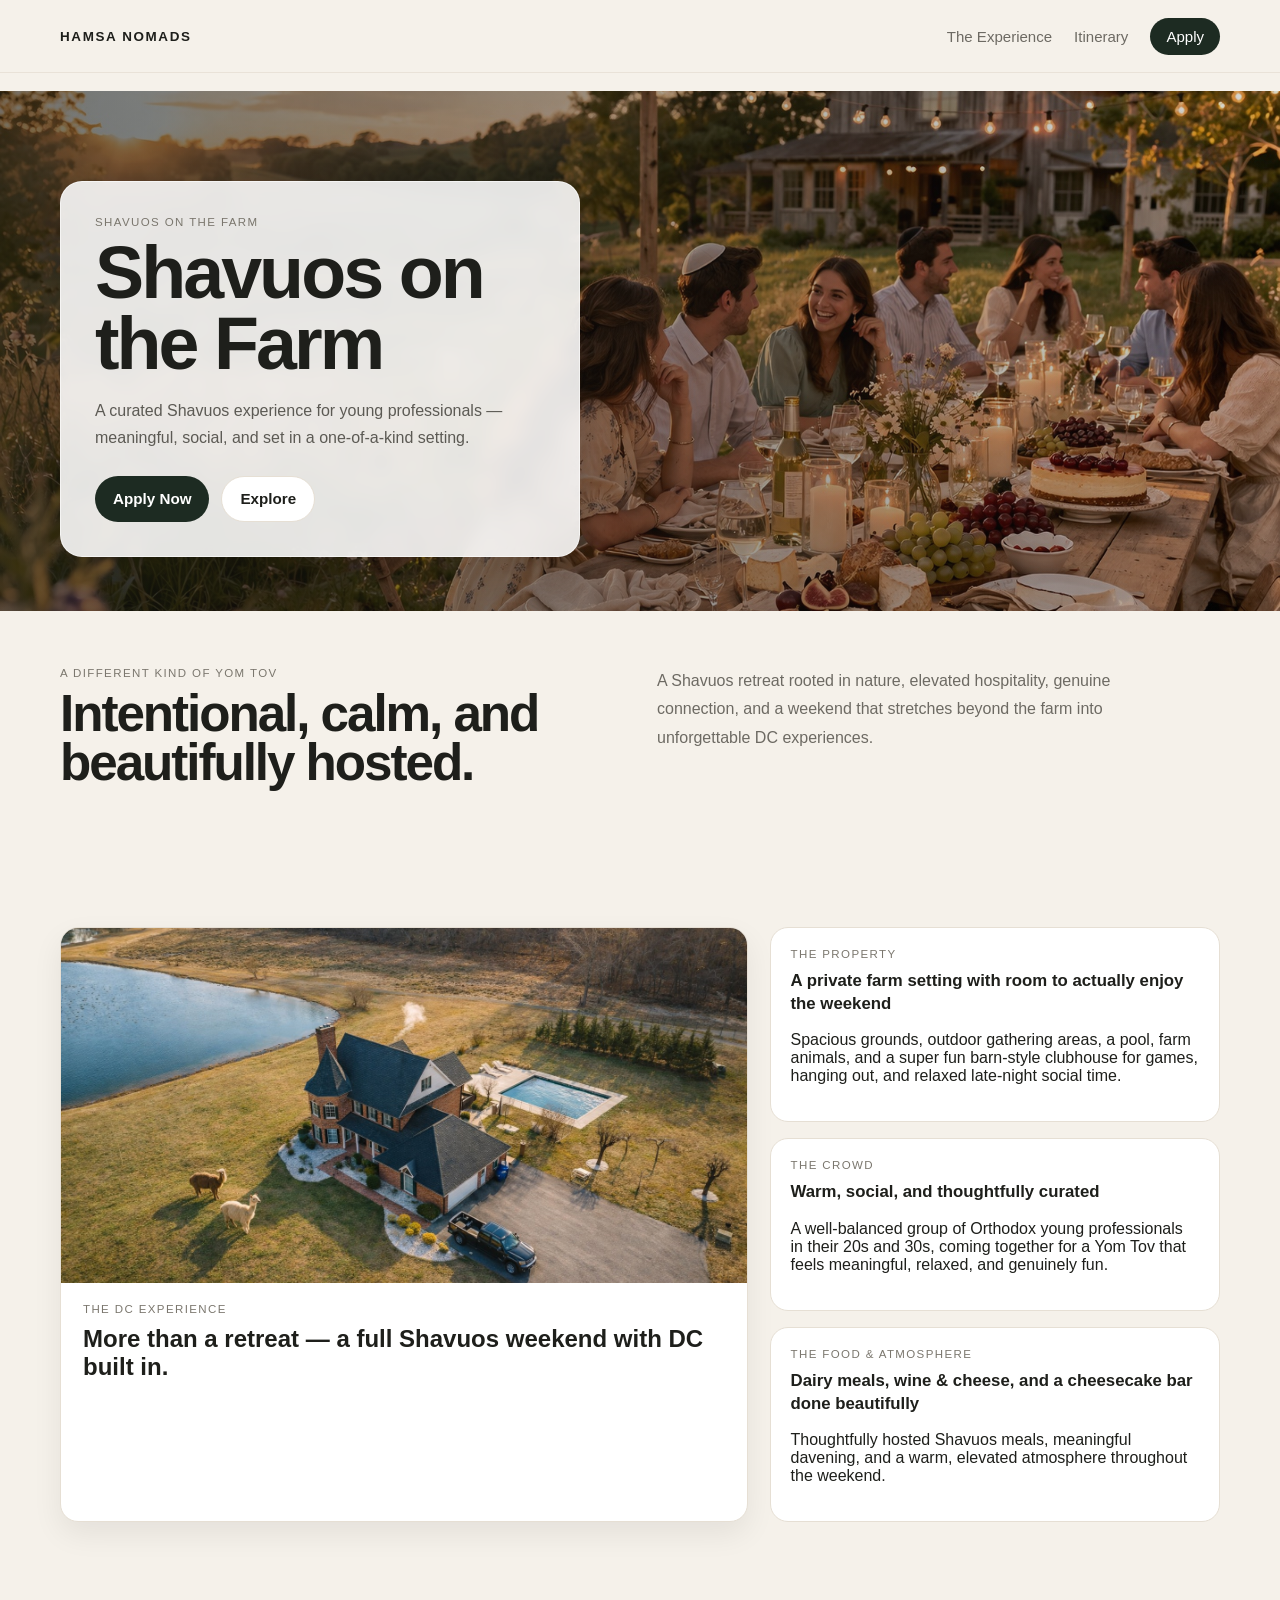
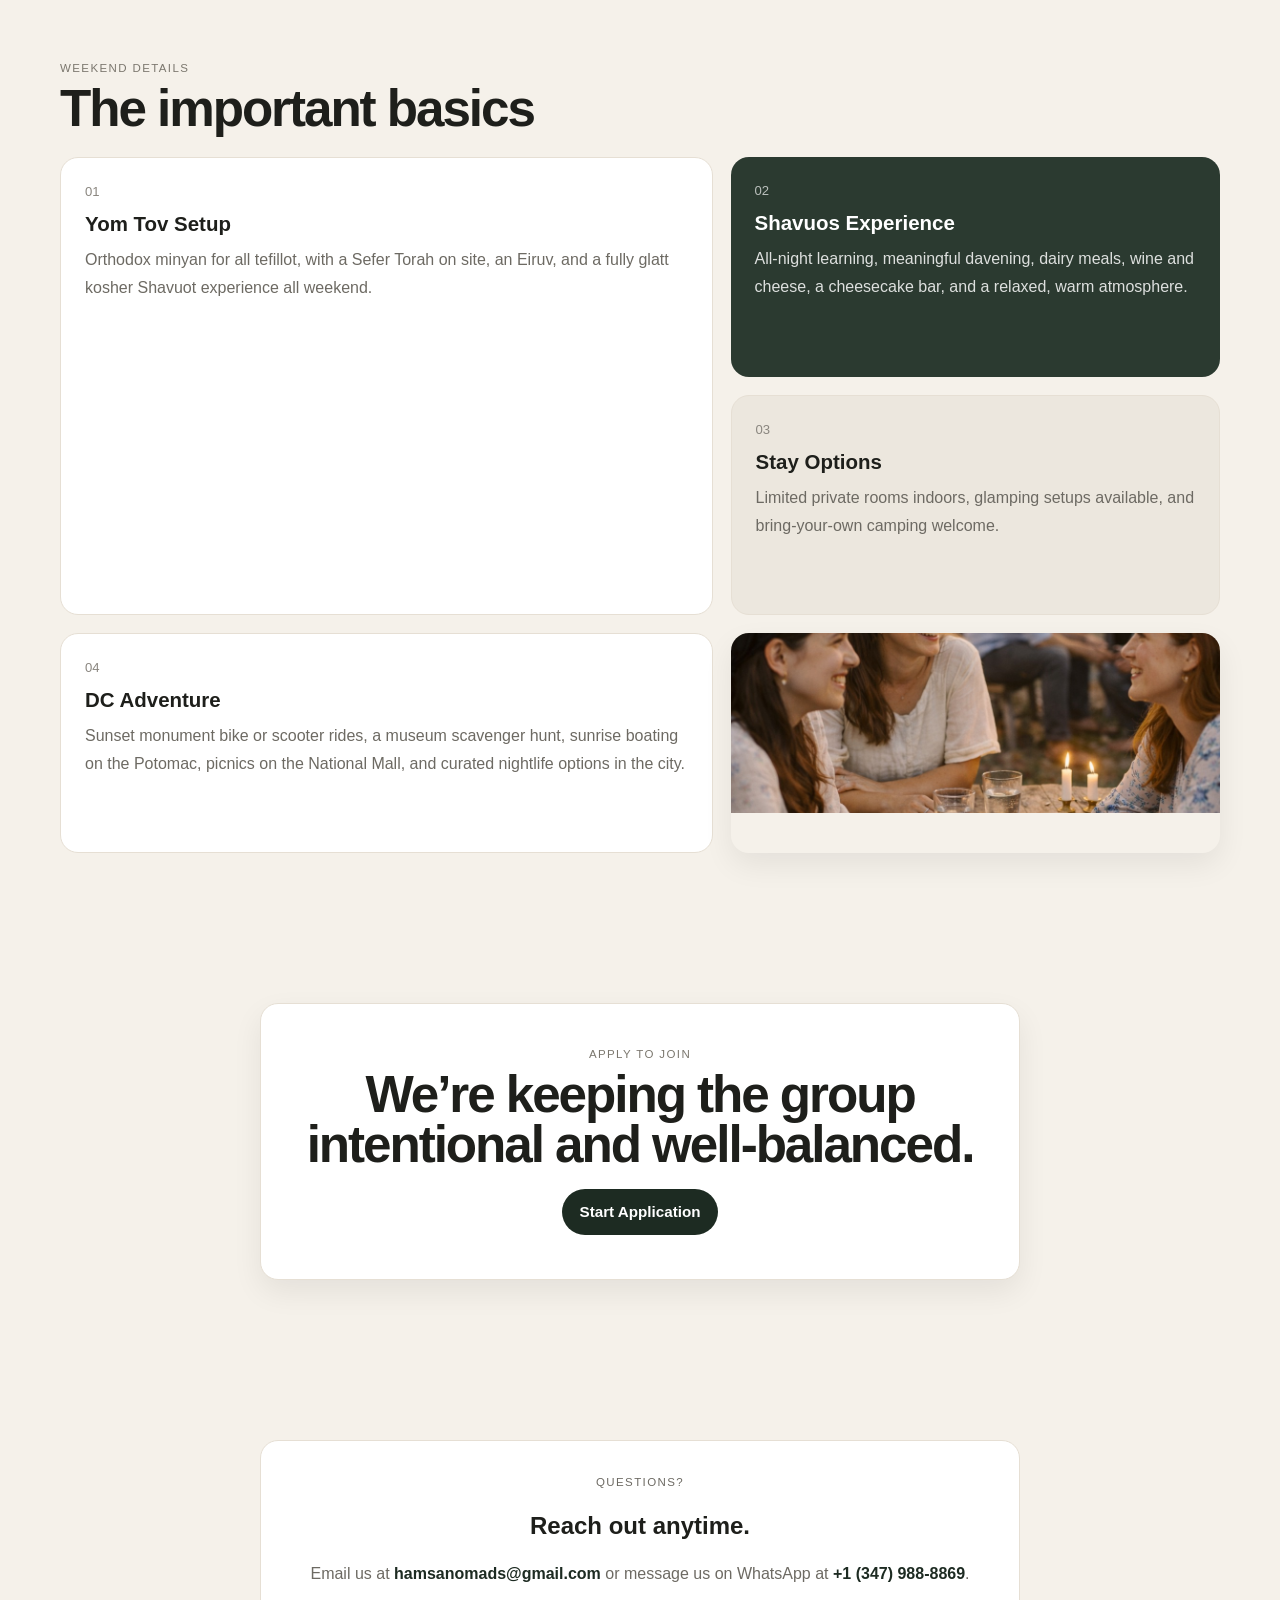
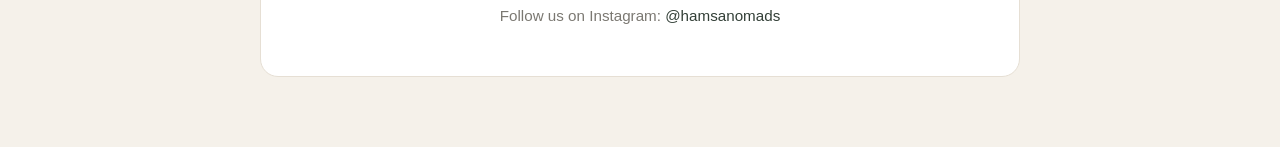
<file: index.html>
<!DOCTYPE html>
<html lang="en">
<head>
  <meta charset="UTF-8" />
  <meta name="viewport" content="width=device-width, initial-scale=1.0" />
  <title>Hamsa Nomads | Shavuos on the Farm</title>
  <link rel="stylesheet" href="style.css" />
</head>
<body>

  <header class="site-header">
    <div class="container nav">
      <div class="logo">HAMSA NOMADS</div>

      <nav class="menu">
        <a href="#experience">The Experience</a>
        <a href="#schedule">Itinerary</a>
        <a href="#apply" class="menu-btn">Apply</a>
      </nav>
    </div>
  </header>

  <main>
    <section class="hero">
      <div class="hero-media">
        <img src="images/hero.jpg" alt="Shavuot retreat setting">
        <div class="hero-overlay"></div>
      </div>

      <div class="container hero-inner">
        <div class="hero-card">
          <p class="eyebrow">Shavuos on the Farm</p>
          <h1>Shavuos on<br>the Farm</h1>
          <p class="hero-copy">
            A curated Shavuos experience for young professionals — meaningful, social, and set in a one-of-a-kind setting.
          </p>
          <div class="hero-actions">
            <a href="#apply" class="btn btn-dark">Apply Now</a>
            <a href="#experience" class="btn btn-light">Explore</a>
          </div>
        </div>
      </div>
    </section>

    <section class="section intro">
      <div class="container intro-grid">
        <div>
          <p class="section-label">A different kind of Yom Tov</p>
          <h2>Intentional, calm, and beautifully hosted.</h2>
        </div>
        <div class="intro-text">
          A Shavuos retreat rooted in nature, elevated hospitality, genuine connection, and a weekend that stretches beyond the farm into unforgettable DC experiences.
        </div>
      </div>
    </section>

    <section class="section" id="experience">
      <div class="container experience-grid">
        <article class="feature-large">
          <img src="images/farmhouse.jpg" alt="Washington DC experience">
          <div class="feature-large-content">
            <p class="card-label">The DC Experience</p>
            <h3>More than a retreat — a full Shavuos weekend with DC built in.</h3>
          </div>
        </article>

        <div class="feature-side">
          <article class="feature-small">
            <p class="card-label">The Property</p>
            <h4>A private farm setting with room to actually enjoy the weekend</h4>
            <p>
              Spacious grounds, outdoor gathering areas, a pool, farm animals,
              and a super fun barn-style clubhouse for games, hanging out, and
              relaxed late-night social time.
            </p>
          </article>

          <article class="feature-small">
            <p class="card-label">The Crowd</p>
            <h4>Warm, social, and thoughtfully curated</h4>
            <p>
              A well-balanced group of Orthodox young professionals in their 20s and 30s,
              coming together for a Yom Tov that feels meaningful, relaxed, and genuinely fun.
            </p>
          </article>

          <article class="feature-small">
            <p class="card-label">The Food & Atmosphere</p>
            <h4>Dairy meals, wine & cheese, and a cheesecake bar done beautifully</h4>
            <p>
              Thoughtfully hosted Shavuos meals, meaningful davening,
              and a warm, elevated atmosphere throughout the weekend.
            </p>
          </article>
        </div>
      </div>
    </section>

    <section class="section" id="schedule">
      <div class="container">
        <div class="section-top">
          <div>
            <p class="section-label">Weekend Details</p>
            <h2>The important basics</h2>
          </div>
        </div>

        <div class="schedule-grid">
          <article class="schedule-card large">
            <span class="number">01</span>
            <h3>Yom Tov Setup</h3>
            <p>
              Orthodox minyan for all tefillot, with a Sefer Torah on site, an Eiruv,
              and a fully glatt kosher Shavuot experience all weekend.
            </p>
          </article>

          <article class="schedule-card dark">
            <span class="number">02</span>
            <h3>Shavuos Experience</h3>
            <p>
              All-night learning, meaningful davening, dairy meals, wine and cheese,
              a cheesecake bar, and a relaxed, warm atmosphere.
            </p>
          </article>

          <article class="schedule-card light">
            <span class="number">03</span>
            <h3>Stay Options</h3>
            <p>
              Limited private rooms indoors, glamping setups available,
              and bring-your-own camping welcome.
            </p>
          </article>

          <article class="schedule-card">
            <span class="number">04</span>
            <h3>DC Adventure</h3>
            <p>
              Sunset monument bike or scooter rides, a museum scavenger hunt,
              sunrise boating on the Potomac, picnics on the National Mall,
              and curated nightlife options in the city.
            </p>
          </article>

          <div class="feature-image-small">
            <img src="images/community.jpg" alt="Retreat community">
          </div>
        </div>
      </div>
    </section>

    <section class="section apply-section" id="apply">
      <div class="container">
        <div class="apply-box">
          <p class="section-label">Apply to join</p>
          <h2>We’re keeping the group intentional and well-balanced.</h2>
          <a href="https://form.typeform.com/to/YltnLubL" class="btn btn-dark">Start Application</a>
        </div>
      </div>
    </section>

    <section class="section contact-section">
  <div class="container">
    <div class="contact-box">
      <p class="section-label">Questions?</p>
      <h2>Reach out anytime.</h2>
      <p>
        Email us at
        <a href="mailto:hamsanomads@gmail.com">hamsanomads@gmail.com</a>
        or message us on WhatsApp at
        <a href="https://wa.me/13479888869" target="_blank">+1 (347) 988-8869</a>.
      </p>
      <p class="contact-social">
        Follow us on Instagram:
        <a href="https://instagram.com/hamsanomads" target="_blank" rel="noopener noreferrer">@hamsanomads</a>
      </p>
    </div>
  </div>
</section>

  </main>

</body>
</html>
</file>
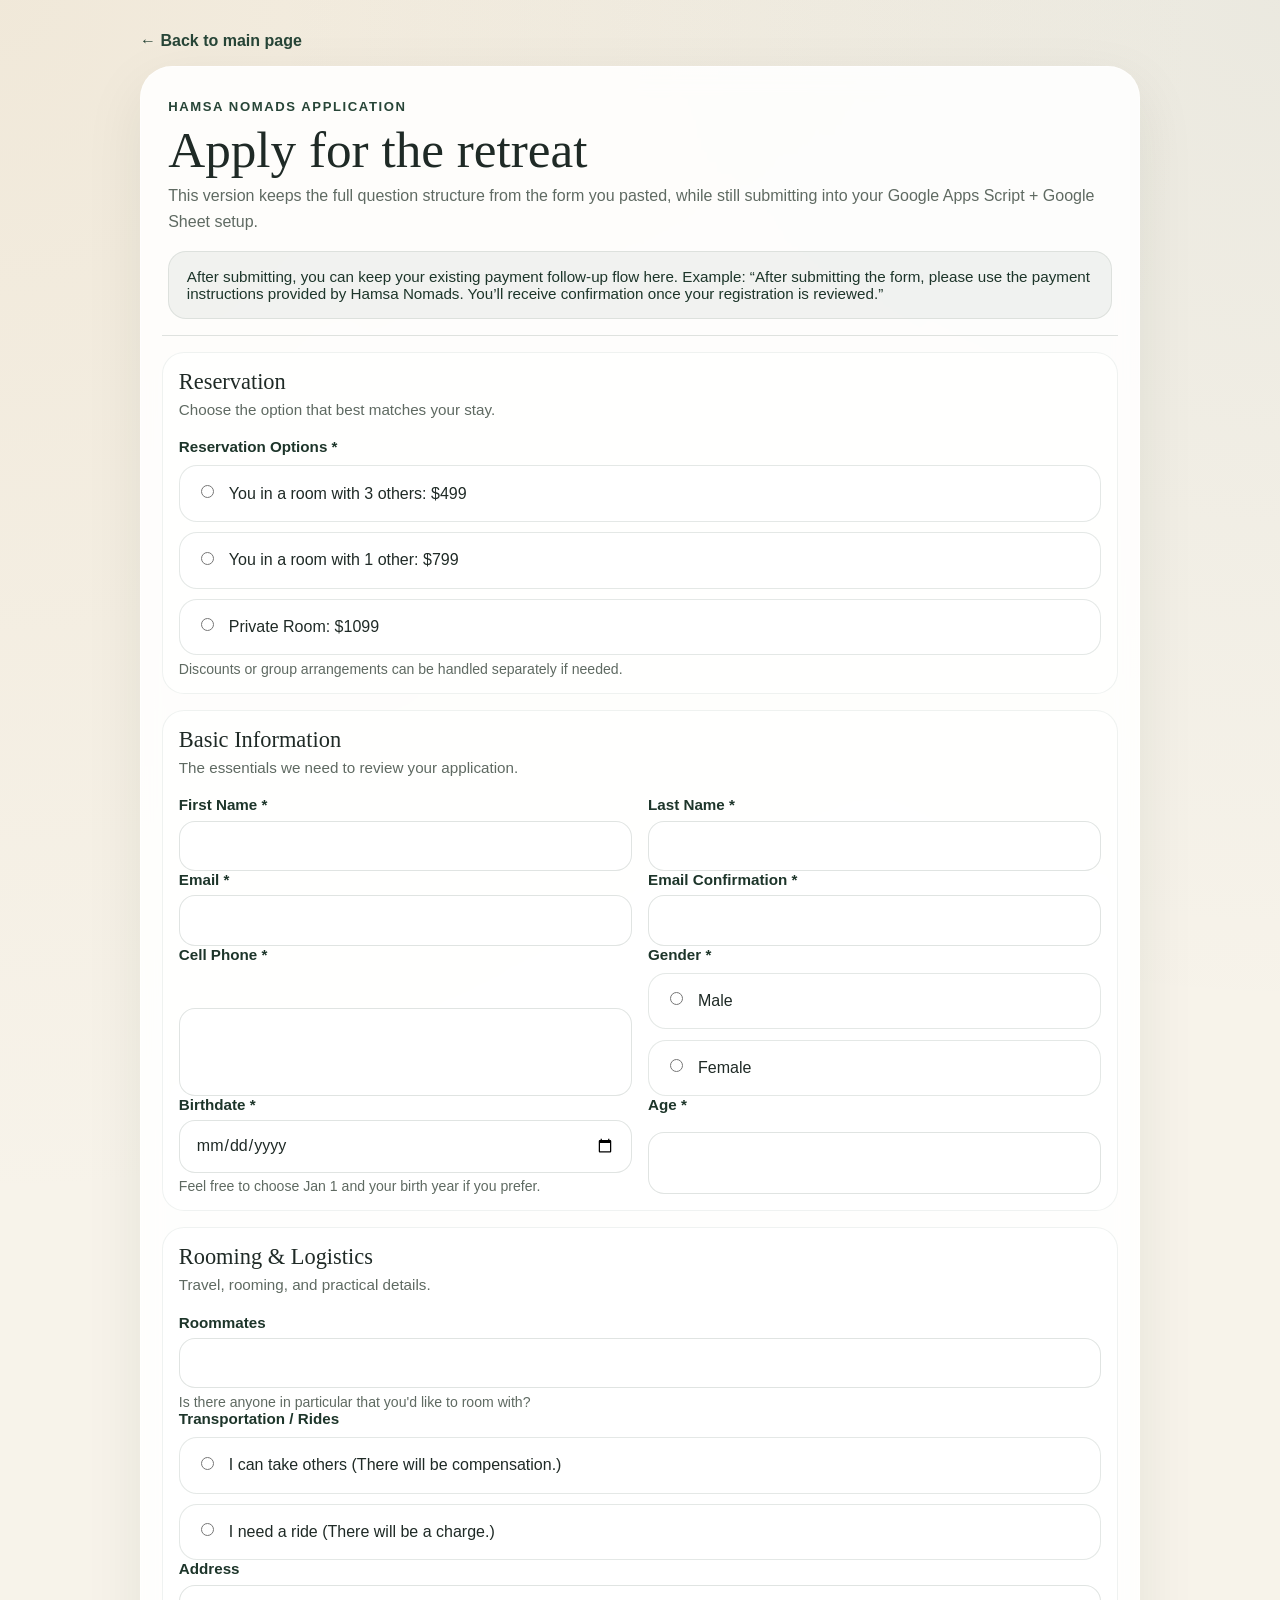
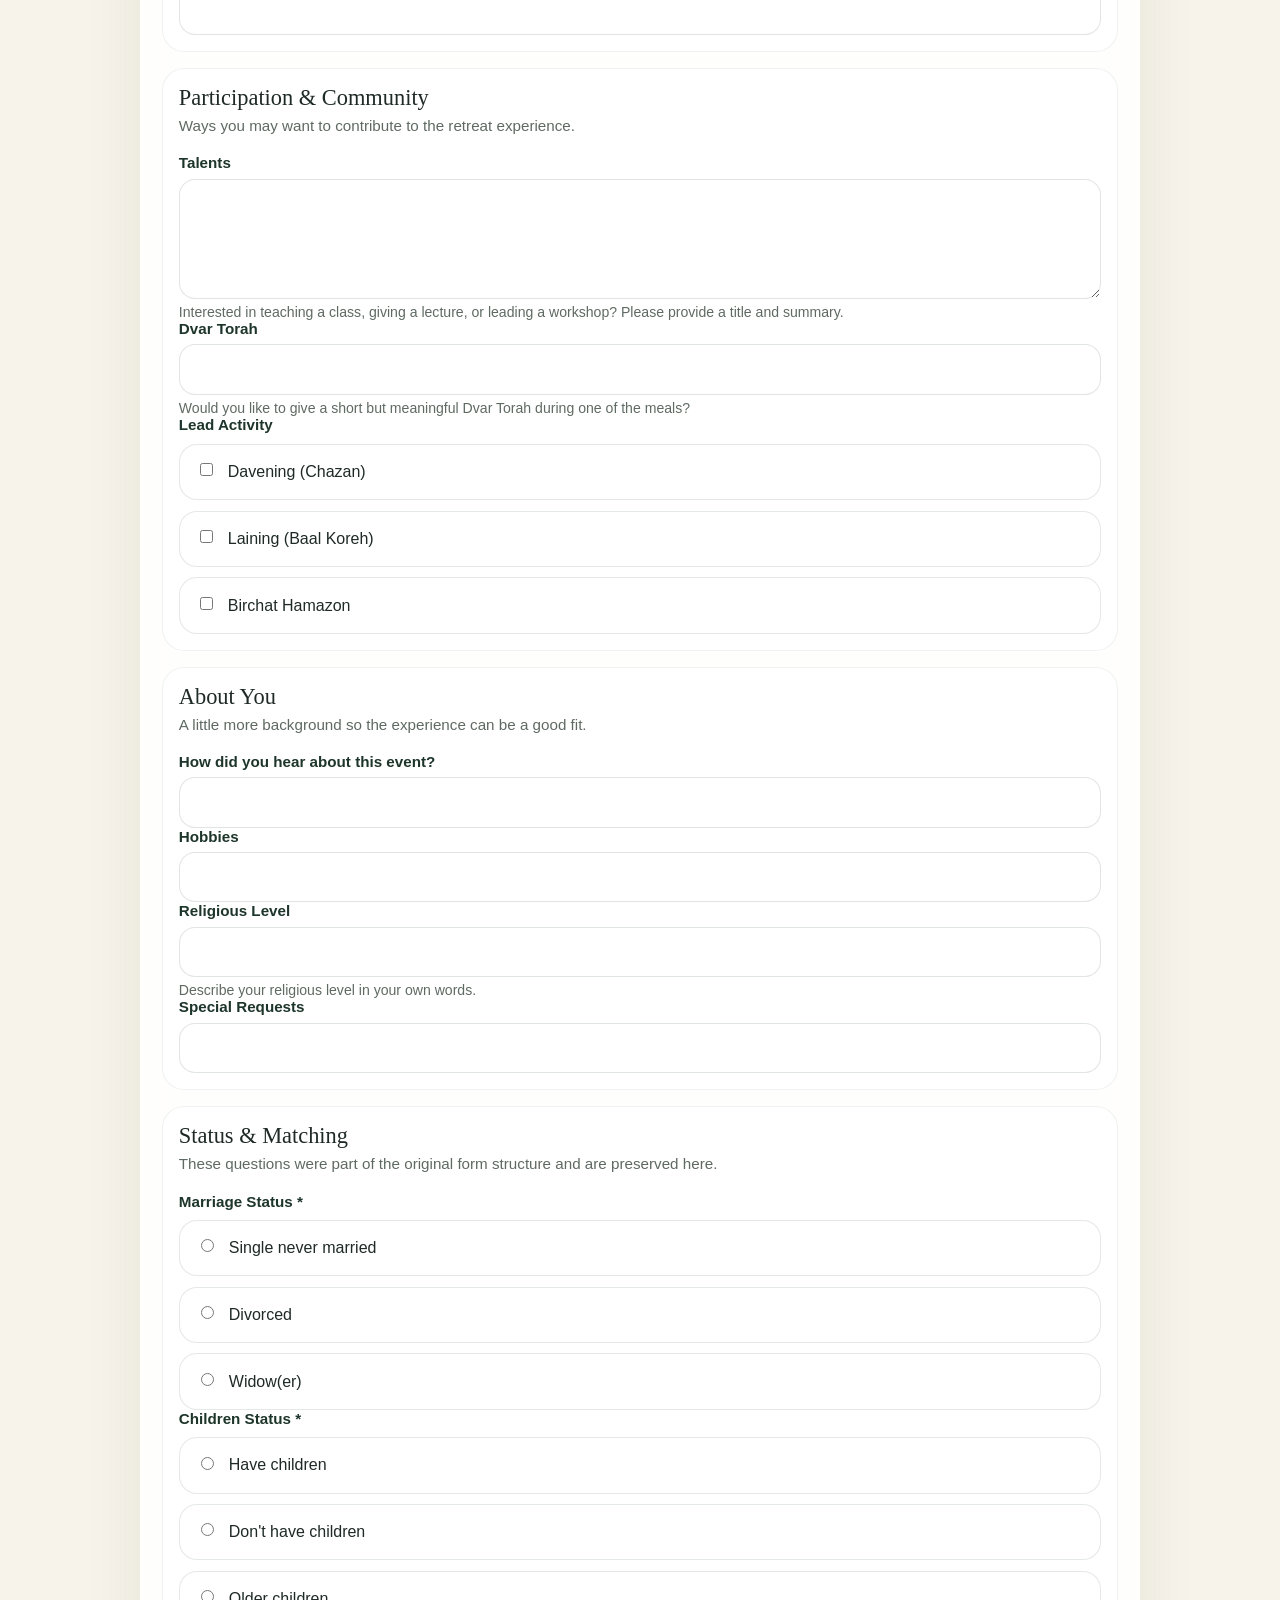
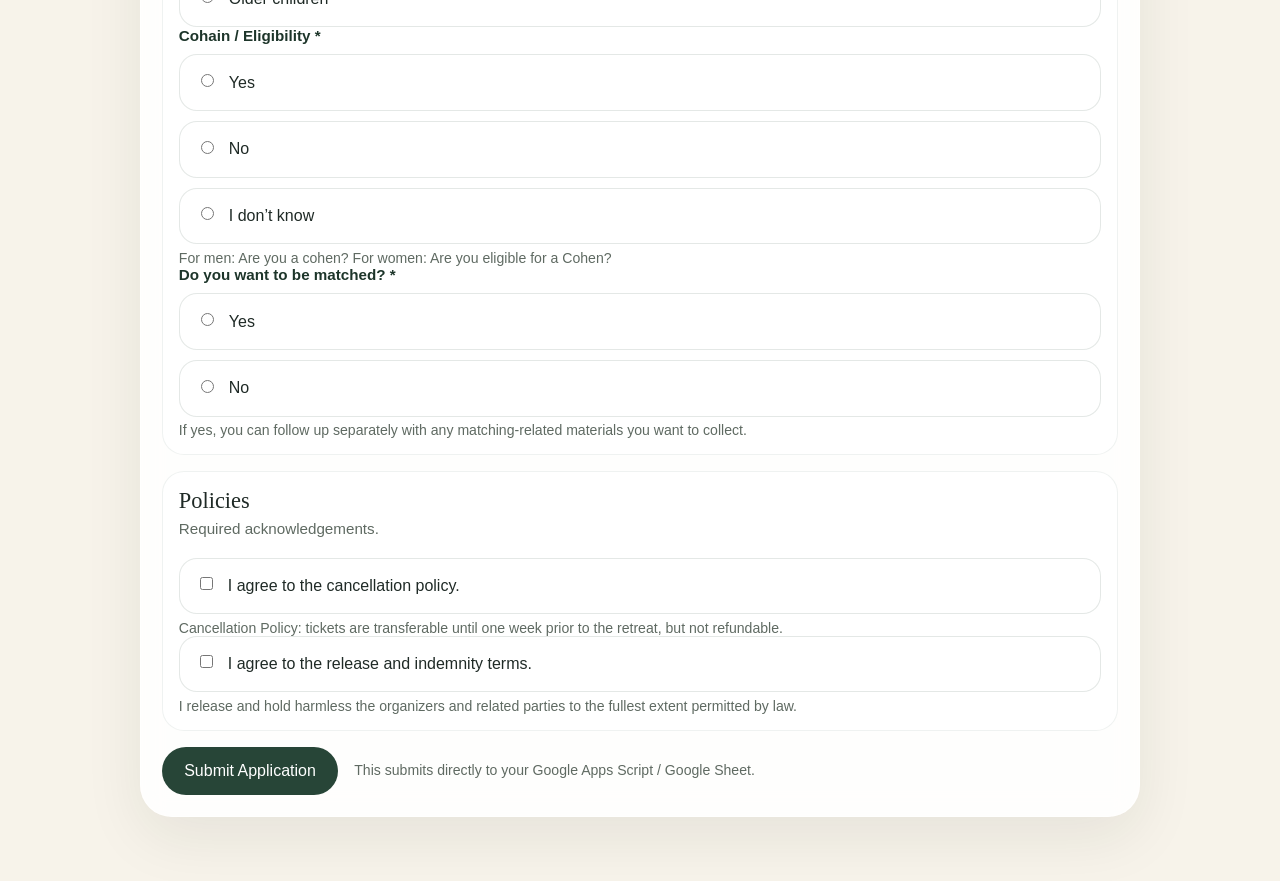
<file: preview (1).html>
<!DOCTYPE html>
<html lang="en">
<head>
  <meta charset="UTF-8" />
  <meta name="viewport" content="width=device-width, initial-scale=1.0" />
  <title>Apply | Hamsa Nomads</title>
  <style>
    :root {
      --bg: #f7f3ea;
      --paper: rgba(255,255,255,0.88);
      --text: #1f2a26;
      --muted: #5f6a62;
      --forest: #274537;
      --forest-dark: #1d352a;
      --line: rgba(39,69,55,0.14);
      --shadow: 0 20px 60px rgba(23,35,28,0.08);
      --radius-xl: 30px;
      --radius-lg: 22px;
      --radius-md: 16px;
      --max: 1000px;
    }

    * { box-sizing: border-box; }

    body {
      margin: 0;
      font-family: Inter, Arial, sans-serif;
      background:
        radial-gradient(circle at top left, rgba(210, 184, 140, 0.18), transparent 28%),
        radial-gradient(circle at top right, rgba(39,69,55,0.06), transparent 24%),
        var(--bg);
      color: var(--text);
    }

    .container {
      width: min(calc(100% - 2rem), var(--max));
      margin: 0 auto;
      padding: 2rem 0 4rem;
    }

    .back-link {
      display: inline-block;
      margin-bottom: 1rem;
      color: var(--forest);
      text-decoration: none;
      font-weight: 600;
    }

    .shell {
      background: var(--paper);
      border-radius: 32px;
      box-shadow: var(--shadow);
      border: 1px solid rgba(255,255,255,0.6);
      backdrop-filter: blur(12px);
      padding: 1.3rem;
    }

    .header {
      padding: 0.6rem 0.4rem 1rem;
      border-bottom: 1px solid var(--line);
      margin-bottom: 1rem;
    }

    .eyebrow {
      display: inline-block;
      font-size: 0.82rem;
      text-transform: uppercase;
      letter-spacing: 0.12em;
      color: var(--forest);
      font-weight: 700;
      margin-bottom: 0.6rem;
    }

    h1, h2, h3 {
      font-family: Georgia, serif;
      font-weight: 500;
      margin: 0 0 0.45rem;
    }

    h1 {
      font-size: clamp(2rem, 4vw, 3.2rem);
      line-height: 1.02;
    }

    p {
      margin: 0;
      color: var(--muted);
      line-height: 1.6;
    }

    .note {
      margin-top: 1rem;
      padding: 1rem 1.1rem;
      border-radius: 18px;
      background: rgba(39,69,55,0.06);
      border: 1px solid rgba(39,69,55,0.10);
      color: var(--forest-dark);
      font-size: 0.95rem;
    }

    form {
      display: grid;
      gap: 1rem;
    }

    .section {
      background: rgba(255,255,255,0.66);
      border: 1px solid rgba(39,69,55,0.07);
      border-radius: var(--radius-lg);
      padding: 1rem;
    }

    .section h2 {
      font-size: 1.4rem;
      margin-bottom: 0.2rem;
    }

    .section-copy {
      margin-bottom: 1rem;
      font-size: 0.95rem;
    }

    .grid-2, .grid-3 {
      display: grid;
      gap: 1rem;
    }

    .grid-2 { grid-template-columns: repeat(2, minmax(0, 1fr)); }
    .grid-3 { grid-template-columns: repeat(3, minmax(0, 1fr)); }

    .field {
      display: grid;
      gap: 0.45rem;
    }

    label.label {
      font-size: 0.95rem;
      font-weight: 600;
      color: var(--forest-dark);
    }

    input[type="text"],
    input[type="email"],
    input[type="tel"],
    input[type="number"],
    input[type="date"],
    textarea,
    select {
      width: 100%;
      border: 1px solid rgba(39,69,55,0.14);
      background: rgba(255,255,255,0.95);
      color: var(--text);
      border-radius: 16px;
      padding: 0.95rem 1rem;
      font: inherit;
      outline: none;
    }

    textarea {
      min-height: 120px;
      resize: vertical;
    }

    input:focus,
    select:focus,
    textarea:focus {
      border-color: rgba(39,69,55,0.34);
      box-shadow: 0 0 0 4px rgba(39,69,55,0.08);
    }

    .choice-group {
      display: grid;
      gap: 0.65rem;
      margin-top: 0.2rem;
    }

    .choice-card {
      display: flex;
      align-items: flex-start;
      gap: 0.75rem;
      padding: 0.95rem 1rem;
      border: 1px solid rgba(39,69,55,0.12);
      border-radius: 18px;
      background: rgba(255,255,255,0.85);
    }

    .choice-card input {
      margin-top: 0.2rem;
      width: auto;
    }

    .choice-card span {
      color: var(--text);
      line-height: 1.5;
    }

    .help {
      font-size: 0.88rem;
      color: var(--muted);
      margin-top: -0.1rem;
    }

    .submit-row {
      display: flex;
      align-items: center;
      gap: 1rem;
      flex-wrap: wrap;
    }

    button {
      appearance: none;
      border: 0;
      border-radius: 999px;
      padding: 0.95rem 1.4rem;
      background: var(--forest);
      color: #fff;
      font-weight: 600;
      cursor: pointer;
      font: inherit;
    }

    button:hover {
      background: var(--forest-dark);
    }

    .status {
      display: none;
      padding: 1rem 1.1rem;
      border-radius: 18px;
      font-size: 0.95rem;
    }

    .status.error {
      background: rgba(153, 34, 34, 0.08);
      border: 1px solid rgba(153, 34, 34, 0.14);
      color: #7d1d1d;
    }

    .hidden {
      display: none !important;
    }

    @media (max-width: 860px) {
      .grid-2, .grid-3 {
        grid-template-columns: 1fr;
      }
    }
  </style>
</head>
<body>
  <div class="container">
    <a class="back-link" href="index.html">← Back to main page</a>

    <div class="shell">
      <div class="header">
        <div class="eyebrow">Hamsa Nomads Application</div>
        <h1>Apply for the retreat</h1>
        <p>
          This version keeps the full question structure from the form you pasted,
          while still submitting into your Google Apps Script + Google Sheet setup.
        </p>
        <div class="note">
          After submitting, you can keep your existing payment follow-up flow here. Example:
          “After submitting the form, please use the payment instructions provided by Hamsa Nomads.
          You’ll receive confirmation once your registration is reviewed.”
        </div>
      </div>

      <div id="errorBox" class="status error"></div>

      <form id="hamsa-form">
        <input type="text" name="website" class="hidden" tabindex="-1" autocomplete="off" />

        <section class="section">
          <h2>Reservation</h2>
          <p class="section-copy">Choose the option that best matches your stay.</p>
          <div class="field">
            <label class="label">Reservation Options <span aria-hidden="true">*</span></label>
            <div class="choice-group">
              <label class="choice-card">
                <input type="radio" name="reservation_option" value="You in a room with 3 others: $499" required />
                <span>You in a room with 3 others: $499</span>
              </label>
              <label class="choice-card">
                <input type="radio" name="reservation_option" value="You in a room with 1 other: $799" required />
                <span>You in a room with 1 other: $799</span>
              </label>
              <label class="choice-card">
                <input type="radio" name="reservation_option" value="Private Room: $1099" required />
                <span>Private Room: $1099</span>
              </label>
            </div>
            <div class="help">Discounts or group arrangements can be handled separately if needed.</div>
          </div>
        </section>

        <section class="section">
          <h2>Basic Information</h2>
          <p class="section-copy">The essentials we need to review your application.</p>

          <div class="grid-2">
            <div class="field">
              <label class="label" for="first_name">First Name *</label>
              <input id="first_name" type="text" name="first_name" required />
            </div>
            <div class="field">
              <label class="label" for="last_name">Last Name *</label>
              <input id="last_name" type="text" name="last_name" required />
            </div>
          </div>

          <div class="grid-2">
            <div class="field">
              <label class="label" for="email">Email *</label>
              <input id="email" type="email" name="email" required />
            </div>
            <div class="field">
              <label class="label" for="email_confirmation">Email Confirmation *</label>
              <input id="email_confirmation" type="email" name="email_confirmation" required />
            </div>
          </div>

          <div class="grid-2">
            <div class="field">
              <label class="label" for="cell_phone">Cell Phone *</label>
              <input id="cell_phone" type="tel" name="cell_phone" required />
            </div>
            <div class="field">
              <label class="label">Gender *</label>
              <div class="choice-group">
                <label class="choice-card">
                  <input type="radio" name="gender" value="Male" required />
                  <span>Male</span>
                </label>
                <label class="choice-card">
                  <input type="radio" name="gender" value="Female" required />
                  <span>Female</span>
                </label>
              </div>
            </div>
          </div>

          <div class="grid-2">
            <div class="field">
              <label class="label" for="birthdate">Birthdate *</label>
              <input id="birthdate" type="date" name="birthdate" required />
              <div class="help">Feel free to choose Jan 1 and your birth year if you prefer.</div>
            </div>
            <div class="field">
              <label class="label" for="age">Age *</label>
              <input id="age" type="number" name="age" min="0" step="1" required />
            </div>
          </div>
        </section>

        <section class="section">
          <h2>Rooming & Logistics</h2>
          <p class="section-copy">Travel, rooming, and practical details.</p>

          <div class="field">
            <label class="label" for="roommates">Roommates</label>
            <input id="roommates" type="text" name="roommates" />
            <div class="help">Is there anyone in particular that you'd like to room with?</div>
          </div>

          <div class="field">
            <label class="label">Transportation / Rides</label>
            <div class="choice-group">
              <label class="choice-card">
                <input type="radio" name="transportation" value="I can take others (There will be compensation.)" />
                <span>I can take others (There will be compensation.)</span>
              </label>
              <label class="choice-card">
                <input type="radio" name="transportation" value="I need a ride (There will be a charge.)" />
                <span>I need a ride (There will be a charge.)</span>
              </label>
            </div>
          </div>

          <div class="field">
            <label class="label" for="address">Address</label>
            <input id="address" type="text" name="address" autocomplete="street-address" />
          </div>
        </section>

        <section class="section">
          <h2>Participation & Community</h2>
          <p class="section-copy">Ways you may want to contribute to the retreat experience.</p>

          <div class="field">
            <label class="label" for="talents">Talents</label>
            <textarea id="talents" name="talents"></textarea>
            <div class="help">Interested in teaching a class, giving a lecture, or leading a workshop? Please provide a title and summary.</div>
          </div>

          <div class="field">
            <label class="label" for="dvar_torah">Dvar Torah</label>
            <input id="dvar_torah" type="text" name="dvar_torah" />
            <div class="help">Would you like to give a short but meaningful Dvar Torah during one of the meals?</div>
          </div>

          <div class="field">
            <label class="label">Lead Activity</label>
            <div class="choice-group">
              <label class="choice-card">
                <input type="checkbox" name="lead_activity" value="Davening (Chazan)" />
                <span>Davening (Chazan)</span>
              </label>
              <label class="choice-card">
                <input type="checkbox" name="lead_activity" value="Laining (Baal Koreh)" />
                <span>Laining (Baal Koreh)</span>
              </label>
              <label class="choice-card">
                <input type="checkbox" name="lead_activity" value="Birchat Hamazon" />
                <span>Birchat Hamazon</span>
              </label>
            </div>
          </div>
        </section>

        <section class="section">
          <h2>About You</h2>
          <p class="section-copy">A little more background so the experience can be a good fit.</p>

          <div class="field">
            <label class="label" for="referral">How did you hear about this event?</label>
            <input id="referral" type="text" name="referral" />
          </div>

          <div class="field">
            <label class="label" for="hobbies">Hobbies</label>
            <input id="hobbies" type="text" name="hobbies" />
          </div>

          <div class="field">
            <label class="label" for="religious_level">Religious Level</label>
            <input id="religious_level" type="text" name="religious_level" />
            <div class="help">Describe your religious level in your own words.</div>
          </div>

          <div class="field">
            <label class="label" for="special_requests">Special Requests</label>
            <input id="special_requests" type="text" name="special_requests" />
          </div>
        </section>

        <section class="section">
          <h2>Status & Matching</h2>
          <p class="section-copy">These questions were part of the original form structure and are preserved here.</p>

          <div class="field">
            <label class="label">Marriage Status *</label>
            <div class="choice-group">
              <label class="choice-card">
                <input type="radio" name="marriage_status" value="Single never married" required />
                <span>Single never married</span>
              </label>
              <label class="choice-card">
                <input type="radio" name="marriage_status" value="Divorced" required />
                <span>Divorced</span>
              </label>
              <label class="choice-card">
                <input type="radio" name="marriage_status" value="Widow(er)" required />
                <span>Widow(er)</span>
              </label>
            </div>
          </div>

          <div class="field">
            <label class="label">Children Status *</label>
            <div class="choice-group">
              <label class="choice-card">
                <input type="radio" name="children_status" value="Have children" required />
                <span>Have children</span>
              </label>
              <label class="choice-card">
                <input type="radio" name="children_status" value="Don't have children" required />
                <span>Don't have children</span>
              </label>
              <label class="choice-card">
                <input type="radio" name="children_status" value="Older children" required />
                <span>Older children</span>
              </label>
            </div>
          </div>

          <div class="field">
            <label class="label">Cohain / Eligibility *</label>
            <div class="choice-group">
              <label class="choice-card">
                <input type="radio" name="cohain_eligibility" value="Yes" required />
                <span>Yes</span>
              </label>
              <label class="choice-card">
                <input type="radio" name="cohain_eligibility" value="No" required />
                <span>No</span>
              </label>
              <label class="choice-card">
                <input type="radio" name="cohain_eligibility" value="I dont know" required />
                <span>I don’t know</span>
              </label>
            </div>
            <div class="help">For men: Are you a cohen? For women: Are you eligible for a Cohen?</div>
          </div>

          <div class="field">
            <label class="label">Do you want to be matched? *</label>
            <div class="choice-group">
              <label class="choice-card">
                <input type="radio" name="want_to_be_matched" value="Yes" required />
                <span>Yes</span>
              </label>
              <label class="choice-card">
                <input type="radio" name="want_to_be_matched" value="No" required />
                <span>No</span>
              </label>
            </div>
            <div class="help">If yes, you can follow up separately with any matching-related materials you want to collect.</div>
          </div>
        </section>

        <section class="section">
          <h2>Policies</h2>
          <p class="section-copy">Required acknowledgements.</p>

          <div class="field">
            <label class="choice-card">
              <input type="checkbox" name="cancellation_policy_agreed" value="I agree" required />
              <span>I agree to the cancellation policy.</span>
            </label>
            <div class="help">
              Cancellation Policy: tickets are transferable until one week prior to the retreat, but not refundable.
            </div>
          </div>

          <div class="field">
            <label class="choice-card">
              <input type="checkbox" name="release_and_indemnity_agreed" value="I agree" required />
              <span>I agree to the release and indemnity terms.</span>
            </label>
            <div class="help">
              I release and hold harmless the organizers and related parties to the fullest extent permitted by law.
            </div>
          </div>
        </section>

        <div class="submit-row">
          <button type="submit" id="submitButton">Submit Application</button>
          <div class="help">This submits directly to your Google Apps Script / Google Sheet.</div>
        </div>
      </form>
    </div>
  </div>

  <script>
    const SCRIPT_URL = "YOUR_GOOGLE_SCRIPT_URL";

    const form = document.getElementById("hamsa-form");
    const errorBox = document.getElementById("errorBox");
    const submitButton = document.getElementById("submitButton");

    function getGroupedFormData(formEl) {
      const formData = new FormData(formEl);
      const data = {};
      const checkboxGroups = {};

      for (const [key, value] of formData.entries()) {
        if (key === "website") continue;

        const field = formEl.elements[key];

        if (field instanceof RadioNodeList) {
          if (!data[key]) data[key] = value;
          continue;
        }

        if (field && field.type === "checkbox") {
          if (!checkboxGroups[key]) checkboxGroups[key] = [];
          checkboxGroups[key].push(value);
          continue;
        }

        data[key] = value;
      }

      Object.keys(checkboxGroups).forEach(key => {
        data[key] = checkboxGroups[key].join(", ");
      });

      return data;
    }

    form.addEventListener("submit", async function(e) {
      e.preventDefault();
      errorBox.style.display = "none";
      errorBox.textContent = "";

      const email = document.getElementById("email").value.trim().toLowerCase();
      const emailConfirmation = document.getElementById("email_confirmation").value.trim().toLowerCase();

      if (email !== emailConfirmation) {
        errorBox.textContent = "Email and Email Confirmation must match.";
        errorBox.style.display = "block";
        return;
      }

      const data = getGroupedFormData(form);

      if (form.website.value.trim() !== "") {
        return;
      }

      submitButton.disabled = true;
      submitButton.textContent = "Submitting...";

      try {
        const response = await fetch(SCRIPT_URL, {
          method: "POST",
          headers: {
            "Content-Type": "text/plain;charset=utf-8"
          },
          body: JSON.stringify(data)
        });

        if (!response.ok) {
          throw new Error("Network response was not ok.");
        }

        window.location.href = "index.html?success=true";
      } catch (error) {
        errorBox.textContent = "Something went wrong while submitting. Please try again.";
        errorBox.style.display = "block";
        submitButton.disabled = false;
        submitButton.textContent = "Submit Application";
      }
    });
  </script>
</body>
</html>
</file>
<file: style.css>
:root {
  --bg: #f5f1ea;
  --surface: #ffffff;
  --surface-soft: #ece7de;
  --text: #1e1f1b;
  --muted: #6d6a63;
  --dark: #1d2b22;
  --dark-2: #2b3a30;
  --border: #e6dfd4;
  --shadow: 0 12px 30px rgba(0, 0, 0, 0.07);
  --radius: 18px;
  --container: 1160px;
}

* {
  box-sizing: border-box;
}

html {
  scroll-behavior: smooth;
}

body {
  margin: 0;
  background: var(--bg);
  color: var(--text);
  font-family: Inter, Arial, sans-serif;
}

img {
  display: block;
  width: 100%;
}

a {
  text-decoration: none;
  color: inherit;
}

.container {
  width: min(var(--container), calc(100% - 32px));
  margin: 0 auto;
}

.site-header {
  position: sticky;
  top: 0;
  z-index: 20;
  background: rgba(245, 241, 234, 0.88);
  backdrop-filter: blur(10px);
  border-bottom: 1px solid rgba(230, 223, 212, 0.8);
}

.nav {
  height: 72px;
  display: flex;
  align-items: center;
  justify-content: space-between;
}

.logo {
  font-size: 0.84rem;
  font-weight: 700;
  letter-spacing: 0.12em;
}

.menu {
  display: flex;
  align-items: center;
  gap: 22px;
}

.menu a {
  font-size: 0.94rem;
  color: var(--muted);
}

.menu a:hover {
  color: var(--text);
}

.menu-btn {
  padding: 10px 16px;
  border-radius: 999px;
  background: var(--dark);
  color: #fff !important;
}

.hero {
  padding: 18px 0 0;
}

.hero-inner {
  position: relative;
  margin-top: -430px;
  padding-bottom: 40px;
}

.hero-media {
  position: relative;
  height: 520px;
  overflow: hidden;
}

.hero-media img {
  height: 100%;
  object-fit: cover;
}

.hero-overlay {
  position: absolute;
  inset: 0;
  background:
    linear-gradient(to right, rgba(20, 24, 21, 0.55), rgba(20, 24, 21, 0.10)),
    linear-gradient(to top, rgba(0,0,0,0.18), rgba(0,0,0,0.06));
}

.hero-card {
  width: min(520px, 100%);
  background: rgba(255,255,255,0.88);
  backdrop-filter: blur(8px);
  border: 1px solid rgba(255,255,255,0.6);
  border-radius: 22px;
  box-shadow: 0 18px 40px rgba(0,0,0,0.12);
  padding: 34px;
}

.eyebrow,
.section-label,
.card-label {
  margin: 0 0 10px;
  text-transform: uppercase;
  letter-spacing: 0.12em;
  font-size: 0.72rem;
  color: #7b776e;
}

.hero-card h1,
.intro h2,
.who-section h2,
.section-top h2,
.apply-box h2 {
  margin: 0;
  line-height: 0.96;
  letter-spacing: -0.04em;
}

.hero-card h1 {
  font-size: clamp(2.8rem, 6vw, 4.6rem);
}

.hero-copy {
  margin: 18px 0 0;
  color: #5c5a54;
  line-height: 1.7;
  font-size: 1rem;
  max-width: 420px;
}

.hero-actions {
  display: flex;
  gap: 12px;
  margin-top: 24px;
  flex-wrap: wrap;
}

.btn {
  display: inline-flex;
  align-items: center;
  justify-content: center;
  min-height: 46px;
  padding: 12px 18px;
  border-radius: 999px;
  font-weight: 600;
  font-size: 0.95rem;
}

.btn-dark {
  background: var(--dark);
  color: #fff;
}

.btn-light {
  background: #fff;
  color: var(--text);
  border: 1px solid var(--border);
}

.section {
  padding: 70px 0;
}

.intro-grid,
.who-grid {
  display: grid;
  grid-template-columns: 1fr 1fr;
  gap: 34px;
  align-items: start;
}

.intro h2,
.who-section h2,
.section-top h2,
.apply-box h2 {
  font-size: clamp(2rem, 4vw, 3.25rem);
}

.intro-text {
  color: var(--muted);
  line-height: 1.8;
  font-size: 1rem;
  max-width: 520px;
}

.experience-grid {
  display: grid;
  grid-template-columns: 1.45fr 0.95fr;
  gap: 22px;
}

.feature-large,
.feature-small,
.schedule-card,
.apply-box {
  background: var(--surface);
  border: 1px solid var(--border);
  border-radius: var(--radius);
}

.feature-large {
  overflow: hidden;
  box-shadow: var(--shadow);
}

.feature-large img {
  height: 355px;
  object-fit: cover;
}

.feature-large-content {
  padding: 20px 22px 24px;
}

.feature-large-content h3 {
  margin: 0;
  font-size: 1.5rem;
  line-height: 1.15;
}

.feature-side {
  display: grid;
  gap: 16px;
}

.feature-small {
  min-height: 100px;
  padding: 20px;
  display: flex;
  flex-direction: column;
  justify-content: center;
}

.feature-small h4 {
  margin: 0;
  font-size: 1.05rem;
  line-height: 1.35;
}

.who-list {
  display: grid;
  gap: 12px;
  margin-top: 24px;
}

.who-list div {
  background: var(--surface);
  border: 1px solid var(--border);
  border-radius: 14px;
  padding: 16px 18px;
  color: var(--muted);
}

.who-card {
  display: flex;
  justify-content: center;
  align-items: center;
}

.who-card img {
  max-width: 320px;
  border-radius: 14px;
  box-shadow: 0 20px 40px rgba(0,0,0,0.16);
  transform: rotate(-7deg);
}

.section-top {
  margin-bottom: 24px;
}

.schedule-grid {
  display: grid;
  grid-template-columns: 1.2fr 0.9fr;
  gap: 18px;
}

.schedule-card,
.schedule-image {
  min-height: 220px;
  border-radius: var(--radius);
  overflow: hidden;
}

.schedule-card {
  padding: 24px;
}

.schedule-card.large {
  grid-row: span 2;
}

.schedule-card.dark {
  background: var(--dark-2);
  color: #fff;
  border: none;
}

.schedule-card.light {
  background: var(--surface-soft);
}

.schedule-card h3 {
  margin: 12px 0 10px;
  font-size: 1.28rem;
}

.schedule-card p {
  margin: 0;
  line-height: 1.7;
  color: var(--muted);
}

.schedule-card.dark p {
  color: rgba(255,255,255,0.84);
}

.number {
  font-size: 0.82rem;
  color: #8a867f;
}

.schedule-card.dark .number {
  color: rgba(255,255,255,0.68);
}

.schedule-image img {
  height: 100%;
  min-height: 220px;
  object-fit: cover;
}

.apply-section {
  padding-top: 80px;
  padding-bottom: 90px;
}

.apply-box {
  text-align: center;
  padding: 44px 24px;
  box-shadow: var(--shadow);
  max-width: 760px;
  margin: 0 auto;
}

.apply-box .btn {
  margin-top: 20px;
}

@media (max-width: 980px) {
  .hero-media {
    height: 430px;
  }

  .hero-inner {
    margin-top: -350px;
  }

  .intro-grid,
  .who-grid,
  .experience-grid,
  .schedule-grid {
    grid-template-columns: 1fr;
  }

  .who-card {
    justify-content: flex-start;
  }

  .menu {
    gap: 14px;
  }

  .menu a {
    font-size: 0.88rem;
  }
}

@media (max-width: 680px) {
  .nav {
    height: auto;
    padding: 14px 0;
    flex-direction: column;
    align-items: flex-start;
    gap: 12px;
  }

  .menu {
    width: 100%;
    flex-wrap: wrap;
  }

  .hero-media {
    height: 360px;
  }

  .hero-inner {
    margin-top: -250px;
  }

  .hero-card {
    padding: 24px;
  }

  .section {
    padding: 56px 0;
  }

  .btn {
    width: 100%;
  }

  .hero-actions {
    flex-direction: column;
  }

  .who-card img {
    max-width: 250px;
  }
}
.contact-box {
  background: var(--surface);
  border: 1px solid var(--border);
  border-radius: var(--radius);
  padding: 32px 24px;
  max-width: 760px;
  margin: 0 auto;
  text-align: center;
}

.contact-box p {
  color: var(--muted);
  line-height: 1.7;
}

.contact-box a {
  color: var(--dark);
  font-weight: 600;
}
.feature-image-small {
  border-radius: var(--radius);
  overflow: hidden;
  box-shadow: var(--shadow);
}

.feature-image-small img {
  height: 180px;
  object-fit: cover;
}
.contact-social {
  margin-top: 0.75rem;
  font-size: 0.95rem;
  opacity: 0.9;
}

.contact-social a {
  text-decoration: none;
  font-weight: 500;
}
</file>
